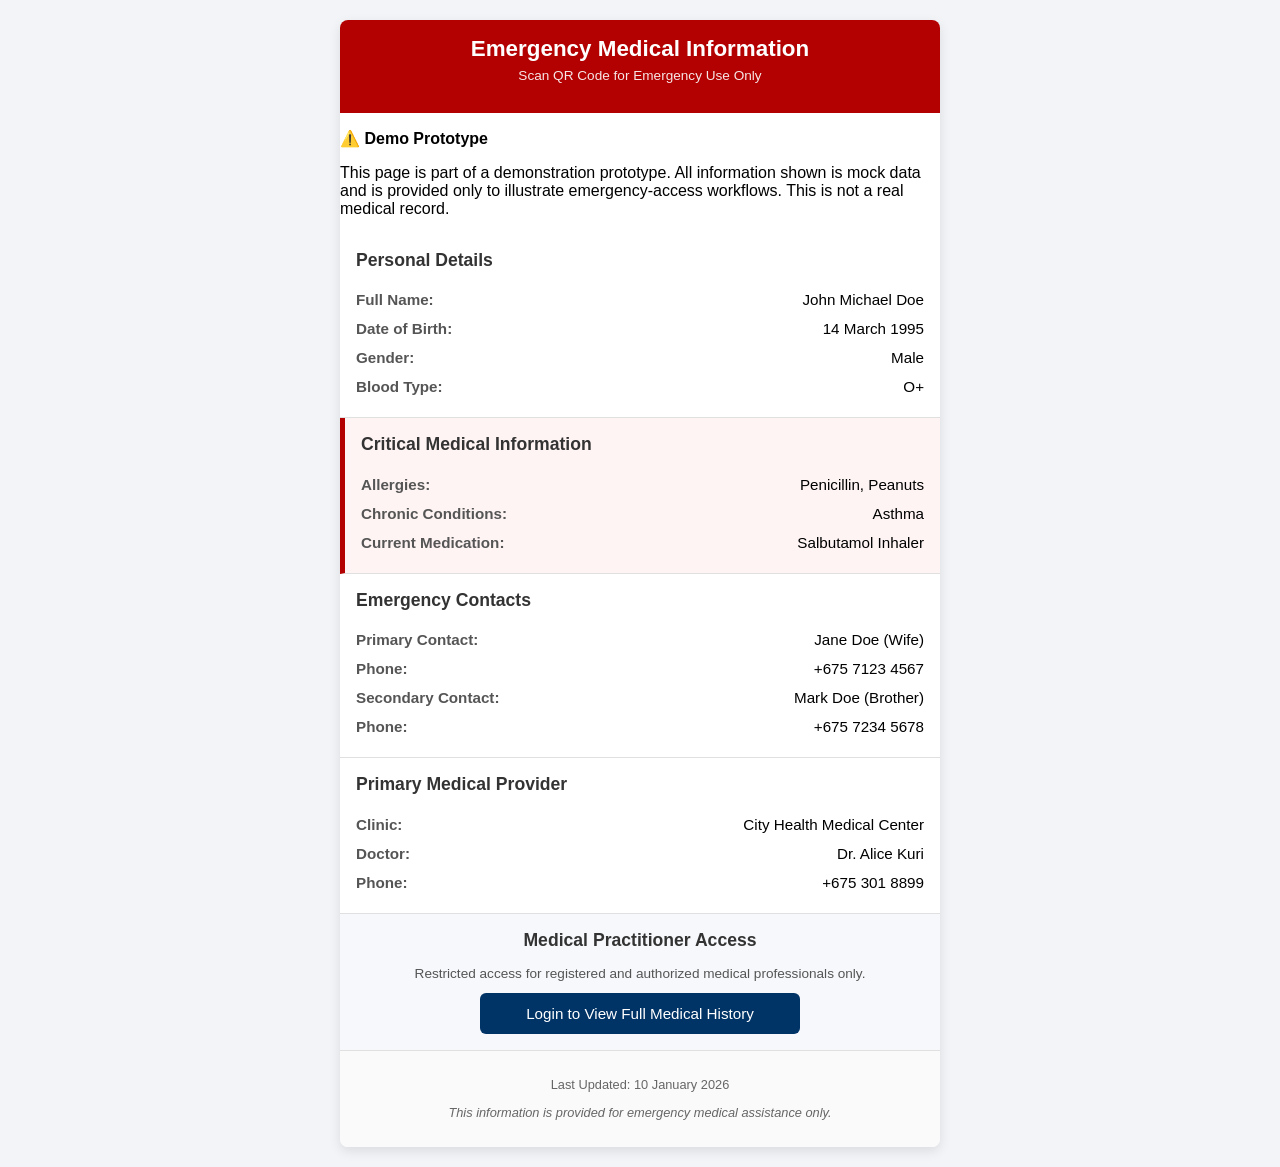
<file: docs/index.html>
<!DOCTYPE html>
<html lang="en">
<head>
    <meta charset="UTF-8">
    <meta name="viewport" content="width=device-width, initial-scale=1.0">
    <title>Emergency Medical Information</title>
    <link rel="stylesheet" href="styles.css">
</head>
<body>

    <div class="card">
        <header class="card-header">
            <h1>Emergency Medical Information</h1>
            <p class="alert">Scan QR Code for Emergency Use Only</p>
        </header>

        <section>
            <p><strong>⚠️ Demo Prototype</strong></p>
            <p>
                This page is part of a demonstration prototype.
                All information shown is mock data and is provided
                only to illustrate emergency-access workflows.
                This is not a real medical record.
            </p>
        </section>

        <section class="section">
            <h2>Personal Details</h2>
            <div class="row"><span>Full Name:</span> John Michael Doe</div>
            <div class="row"><span>Date of Birth:</span> 14 March 1995</div>
            <div class="row"><span>Gender:</span> Male</div>
            <div class="row"><span>Blood Type:</span> O+</div>
        </section>

        <section class="section critical">
            <h2>Critical Medical Information</h2>
            <div class="row"><span>Allergies:</span> Penicillin, Peanuts</div>
            <div class="row"><span>Chronic Conditions:</span> Asthma</div>
            <div class="row"><span>Current Medication:</span> Salbutamol Inhaler</div>
        </section>

        <section class="section">
            <h2>Emergency Contacts</h2>
            <div class="row"><span>Primary Contact:</span> Jane Doe (Wife)</div>
            <div class="row"><span>Phone:</span> +675 7123 4567</div>
            <div class="row"><span>Secondary Contact:</span> Mark Doe (Brother)</div>
            <div class="row"><span>Phone:</span> +675 7234 5678</div>
        </section>

        <section class="section">
            <h2>Primary Medical Provider</h2>
            <div class="row"><span>Clinic:</span> City Health Medical Center</div>
            <div class="row"><span>Doctor:</span> Dr. Alice Kuri</div>
            <div class="row"><span>Phone:</span> +675 301 8899</div>
        </section>
        <section class="section practitioner-access">
            <h2>Medical Practitioner Access</h2>
            <p class="access-note">
            Restricted access for registered and authorized medical professionals only.
            </p>

            <button class="access-btn" onclick="window.location.href='login.html?patientId=JD-1995-0314'">
            Login to View Full Medical History
            </button>

        </section>


        <footer class="card-footer">
            <p>Last Updated: 10 January 2026</p>
            <p class="disclaimer">
                This information is provided for emergency medical assistance only.
            </p>
        </footer>
    </div>

</body>
</html>
</file>
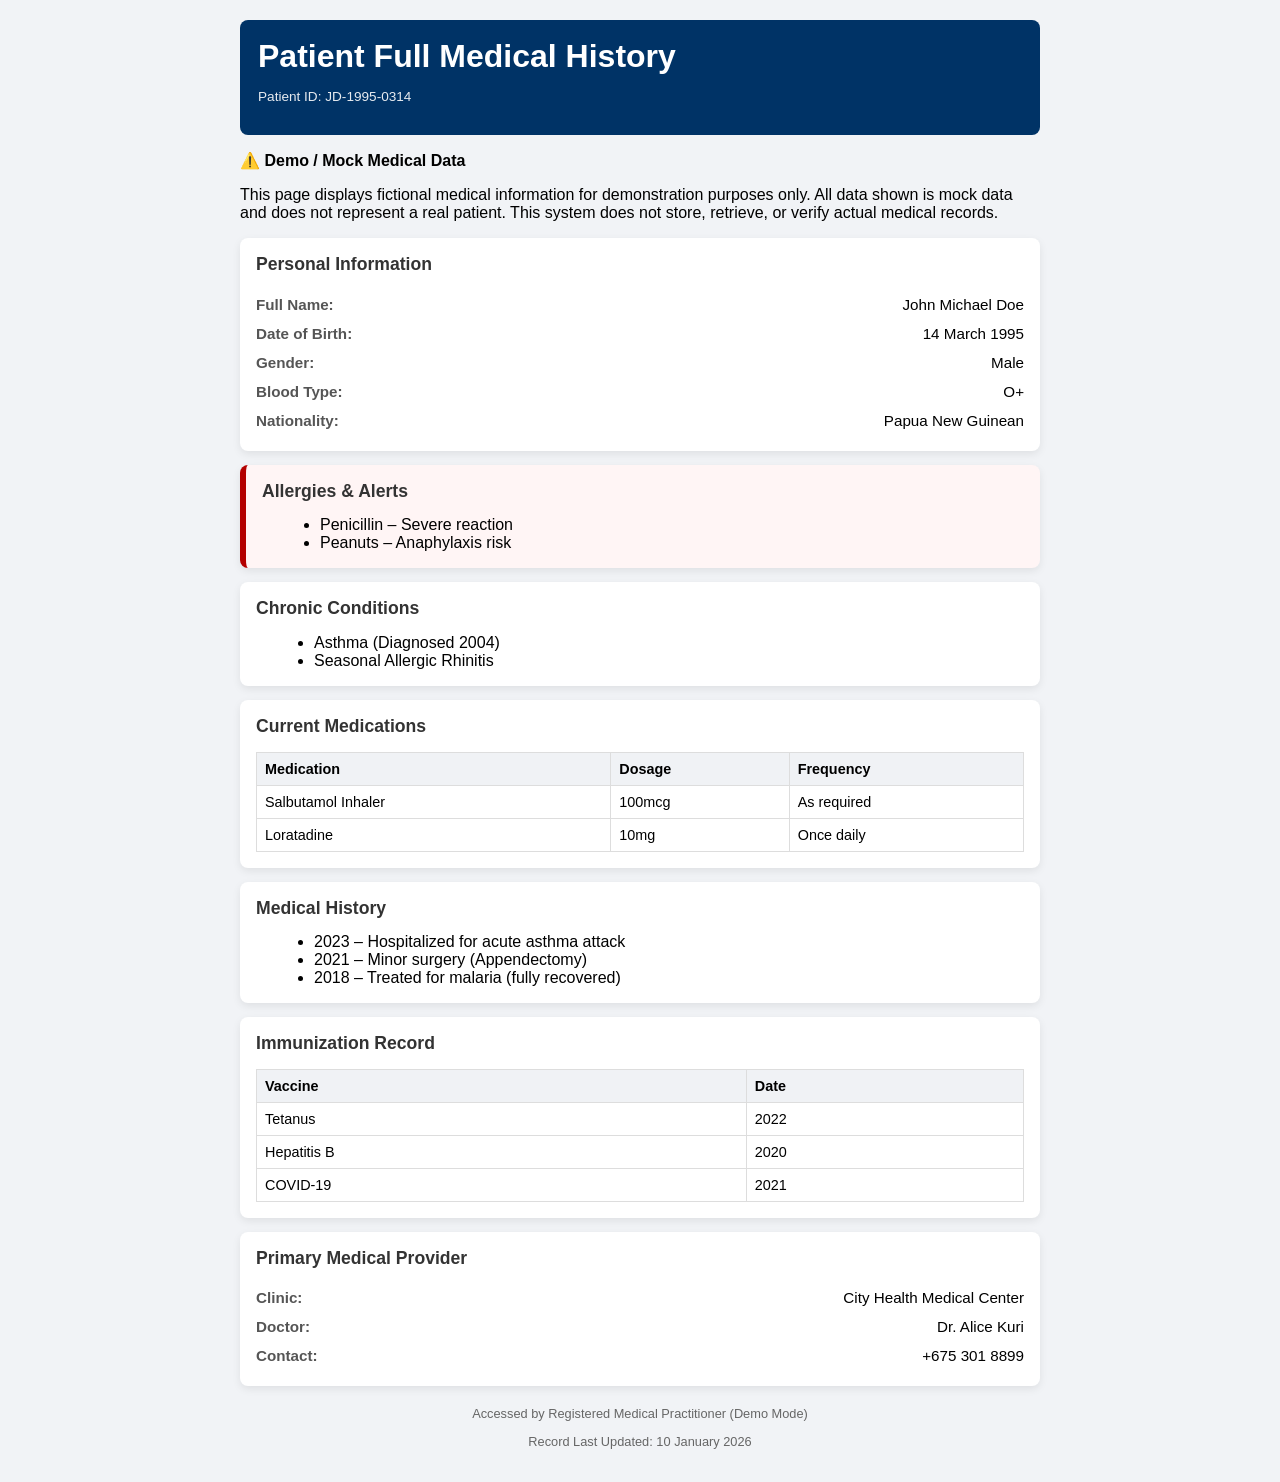
<file: docs/full-history.html>
<!DOCTYPE html>
<html lang="en">
<head>
    <meta charset="UTF-8">
    <title>Full Medical History</title>
    <meta name="viewport" content="width=device-width, initial-scale=1.0">
    <link rel="stylesheet" href="full-history.css">
</head>
<body>

<div class="container">

    <header class="header">
        <h1>Patient Full Medical History</h1>
        <p class="patient-id">Patient ID: JD-1995-0314</p>
    </header>
    <section>
        <p><strong>⚠️ Demo / Mock Medical Data</strong></p>
        <p>
            This page displays fictional medical information for demonstration purposes only.
            All data shown is mock data and does not represent a real patient.
            This system does not store, retrieve, or verify actual medical records.
        </p>
    </section>


    <section class="card">
        <h2>Personal Information</h2>
        <div class="row"><span>Full Name:</span> John Michael Doe</div>
        <div class="row"><span>Date of Birth:</span> 14 March 1995</div>
        <div class="row"><span>Gender:</span> Male</div>
        <div class="row"><span>Blood Type:</span> O+</div>
        <div class="row"><span>Nationality:</span> Papua New Guinean</div>
    </section>

    <section class="card critical">
        <h2>Allergies & Alerts</h2>
        <ul>
            <li>Penicillin – Severe reaction</li>
            <li>Peanuts – Anaphylaxis risk</li>
        </ul>
    </section>

    <section class="card">
        <h2>Chronic Conditions</h2>
        <ul>
            <li>Asthma (Diagnosed 2004)</li>
            <li>Seasonal Allergic Rhinitis</li>
        </ul>
    </section>

    <section class="card">
        <h2>Current Medications</h2>
        <table>
            <tr>
                <th>Medication</th>
                <th>Dosage</th>
                <th>Frequency</th>
            </tr>
            <tr>
                <td>Salbutamol Inhaler</td>
                <td>100mcg</td>
                <td>As required</td>
            </tr>
            <tr>
                <td>Loratadine</td>
                <td>10mg</td>
                <td>Once daily</td>
            </tr>
        </table>
    </section>

    <section class="card">
        <h2>Medical History</h2>
        <ul>
            <li>2023 – Hospitalized for acute asthma attack</li>
            <li>2021 – Minor surgery (Appendectomy)</li>
            <li>2018 – Treated for malaria (fully recovered)</li>
        </ul>
    </section>

    <section class="card">
        <h2>Immunization Record</h2>
        <table>
            <tr>
                <th>Vaccine</th>
                <th>Date</th>
            </tr>
            <tr>
                <td>Tetanus</td>
                <td>2022</td>
            </tr>
            <tr>
                <td>Hepatitis B</td>
                <td>2020</td>
            </tr>
            <tr>
                <td>COVID-19</td>
                <td>2021</td>
            </tr>
        </table>
    </section>

    <section class="card">
        <h2>Primary Medical Provider</h2>
        <div class="row"><span>Clinic:</span> City Health Medical Center</div>
        <div class="row"><span>Doctor:</span> Dr. Alice Kuri</div>
        <div class="row"><span>Contact:</span> +675 301 8899</div>
    </section>

    <footer class="footer">
        <p>Accessed by Registered Medical Practitioner (Demo Mode)</p>
        <p>Record Last Updated: 10 January 2026</p>
    </footer>

</div>

</body>
</html>
</file>
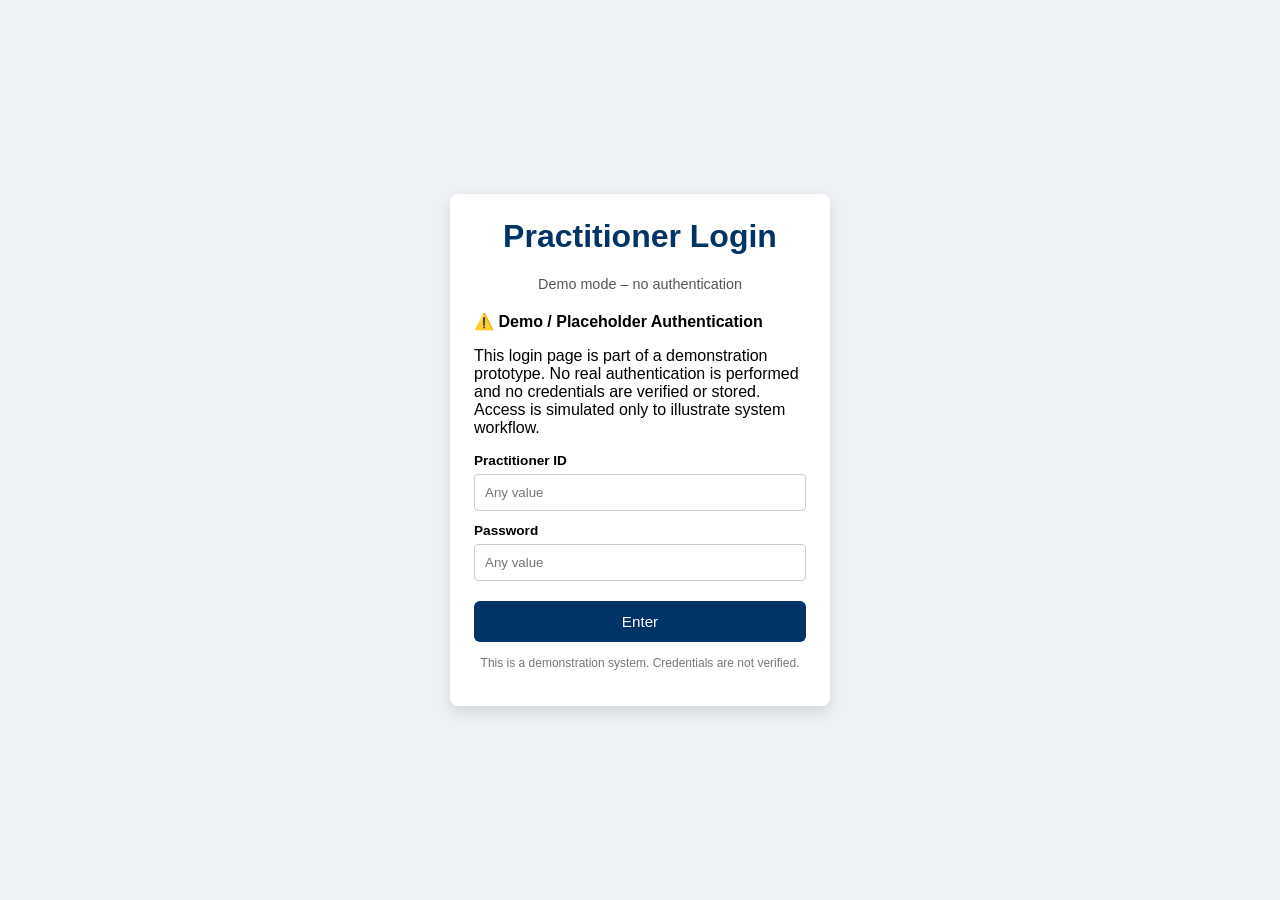
<file: docs/login.html>
<!DOCTYPE html>
<html lang="en">
<head>
    <meta charset="UTF-8">
    <title>Medical Practitioner Login (Demo)</title>
    <meta name="viewport" content="width=device-width, initial-scale=1.0">
    <link rel="stylesheet" href="login.css">
</head>
<body>

<div class="login-card">
    <h1>Practitioner Login</h1>
    <p class="subtitle">Demo mode – no authentication</p>
        <section>
        <p><strong>⚠️ Demo / Placeholder Authentication</strong></p>
        <p>
            This login page is part of a demonstration prototype.
            No real authentication is performed and no credentials
            are verified or stored. Access is simulated only to
            illustrate system workflow.
        </p>
    </section>


    <!-- Form always redirects to full-history.html -->
    <form action="full-history.html" method="GET">

        <label>Practitioner ID</label>
        <input type="text" placeholder="Any value" required>

        <label>Password</label>
        <input type="password" placeholder="Any value" required>

        <button type="submit">Enter</button>
    </form>

    <p class="note">
        This is a demonstration system. Credentials are not verified.
    </p>
</div>

</body>
</html>
</file>
<file: docs/styles.css>
* {
    box-sizing: border-box;
    font-family: Arial, Helvetica, sans-serif;
}

body {
    background: #f2f4f7;
    margin: 0;
    padding: 20px;
}

.card {
    max-width: 600px;
    margin: auto;
    background: #ffffff;
    border-radius: 8px;
    box-shadow: 0 4px 12px rgba(0,0,0,0.1);
    overflow: hidden;
}

.card-header {
    background: #b30000;
    color: #ffffff;
    padding: 16px;
    text-align: center;
}

.card-header h1 {
    margin: 0;
    font-size: 1.4rem;
}

.alert {
    font-size: 0.85rem;
    margin-top: 6px;
    opacity: 0.9;
}

.section {
    padding: 16px;
    border-bottom: 1px solid #e0e0e0;
}

.section h2 {
    margin-top: 0;
    font-size: 1.1rem;
    color: #333;
}

.section.critical {
    background: #fff4f4;
    border-left: 5px solid #b30000;
}

.row {
    display: flex;
    justify-content: space-between;
    padding: 6px 0;
    font-size: 0.95rem;
}

.row span {
    font-weight: bold;
    color: #555;
}

.card-footer {
    padding: 14px;
    background: #fafafa;
    text-align: center;
    font-size: 0.8rem;
    color: #666;
}

.disclaimer {
    margin-top: 6px;
    font-style: italic;
}
.practitioner-access {
    background: #f6f8fb;
    text-align: center;
}

.access-note {
    font-size: 0.85rem;
    color: #555;
    margin-bottom: 12px;
}

.access-btn {
    background-color: #003366;
    color: #ffffff;
    border: none;
    padding: 12px 18px;
    font-size: 0.95rem;
    border-radius: 6px;
    cursor: pointer;
    width: 100%;
    max-width: 320px;
}

.access-btn:hover {
    background-color: #002244;
}
</file>
<file: docs/full-history.css>
* {
    box-sizing: border-box;
    font-family: Arial, Helvetica, sans-serif;
}

body {
    margin: 0;
    background: #f1f3f6;
    padding: 20px;
}

.container {
    max-width: 800px;
    margin: auto;
}

.header {
    background: #003366;
    color: white;
    padding: 18px;
    border-radius: 8px;
    margin-bottom: 16px;
}

.header h1 {
    margin: 0;
}

.patient-id {
    font-size: 0.85rem;
    opacity: 0.9;
}

.card {
    background: white;
    padding: 16px;
    border-radius: 8px;
    margin-bottom: 14px;
    box-shadow: 0 3px 8px rgba(0,0,0,0.08);
}

.card h2 {
    margin-top: 0;
    font-size: 1.1rem;
    color: #333;
}

.card.critical {
    border-left: 6px solid #b30000;
    background: #fff5f5;
}

.row {
    display: flex;
    justify-content: space-between;
    padding: 6px 0;
    font-size: 0.95rem;
}

.row span {
    font-weight: bold;
    color: #555;
}

ul {
    margin: 8px 0 0 18px;
}

table {
    width: 100%;
    border-collapse: collapse;
    margin-top: 8px;
}

th, td {
    border: 1px solid #ddd;
    padding: 8px;
    font-size: 0.9rem;
    text-align: left;
}

th {
    background: #f0f2f5;
}

.footer {
    text-align: center;
    font-size: 0.8rem;
    color: #666;
    margin-top: 20px;
}
</file>
<file: docs/login.css>
* {
    box-sizing: border-box;
    font-family: Arial, Helvetica, sans-serif;
}

body {
    background: #eef2f6;
    display: flex;
    justify-content: center;
    align-items: center;
    height: 100vh;
    margin: 0;
}

.login-card {
    background: #ffffff;
    padding: 24px;
    width: 100%;
    max-width: 380px;
    border-radius: 8px;
    box-shadow: 0 6px 14px rgba(0,0,0,0.12);
}

.login-card h1 {
    margin-top: 0;
    text-align: center;
    color: #003366;
}

.subtitle {
    text-align: center;
    font-size: 0.9rem;
    color: #555;
    margin-bottom: 20px;
}

label {
    display: block;
    margin-top: 12px;
    font-size: 0.85rem;
    font-weight: bold;
}

input {
    width: 100%;
    padding: 10px;
    margin-top: 6px;
    border-radius: 4px;
    border: 1px solid #ccc;
}

button {
    margin-top: 20px;
    width: 100%;
    padding: 12px;
    background: #003366;
    color: white;
    border: none;
    border-radius: 6px;
    font-size: 0.95rem;
    cursor: pointer;
}

button:hover {
    background: #002244;
}

.note {
    margin-top: 14px;
    font-size: 0.75rem;
    text-align: center;
    color: #777;
}
</file>
